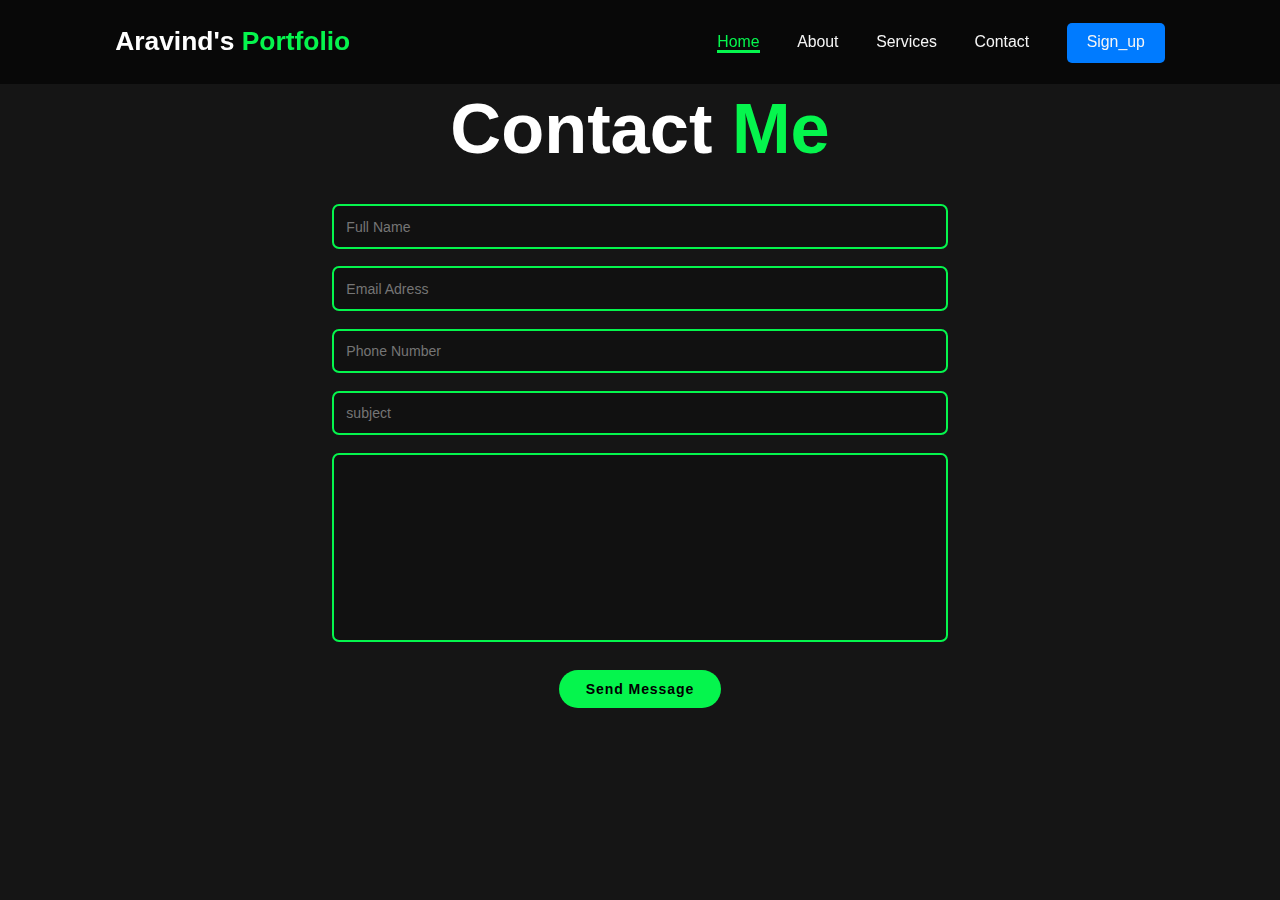
<file: portfolio/index.html>
<!DOCTYPE html>
<html>
<head>
  <meta charset="utf-8">
  <meta name="viewport" content="width=device-width, initial-scale=1">
  <title>Personal Portfolio</title>
  <link rel="stylesheet" type="text/css" href="styles.css">
  <link href="https://unpkg.com/boxicons@2.1.4/css/boxicons.min.css" rel="stylesheet">
</head>
<body>
  <header class="header">
    <a href="#home" class="logo">Aravind's
      <span>Portfolio</span></a>

      <i class="bx bx-menu" id="menu-icon"></i>

      <nav class="navbar">
        <a href="#home" class="active">Home</a>
        <a href="#about">About</a>
        <a href="#services">Services</a>
        <a href="#contact">Contact</a>
        <a href="D:/portfolio/Login Page/Login.html" class="signup">Sign_up</a>
      </nav>
    </header>
    
    <section class="contact" id="contact">
      <h2 class="heading">Contact <span>Me</span></h2>
      
      <form action="#">
        <div class="input-box">
          <input type="text" placeholder="Full Name">
          <input type="email" placeholder="Email Adress">
        </div>
        <div class="input-box">
          <input type="number" placeholder="Phone Number">
          <input type="text" placeholder="subject">
        </div>
        <textarea name="" id="" cols="30" rows="10"></textarea>
        <input type="submit" value="Send Message" class="btn">
      </form>

    </section>
    <script src="script.js"></script>
  </body>
  </html>
</file>
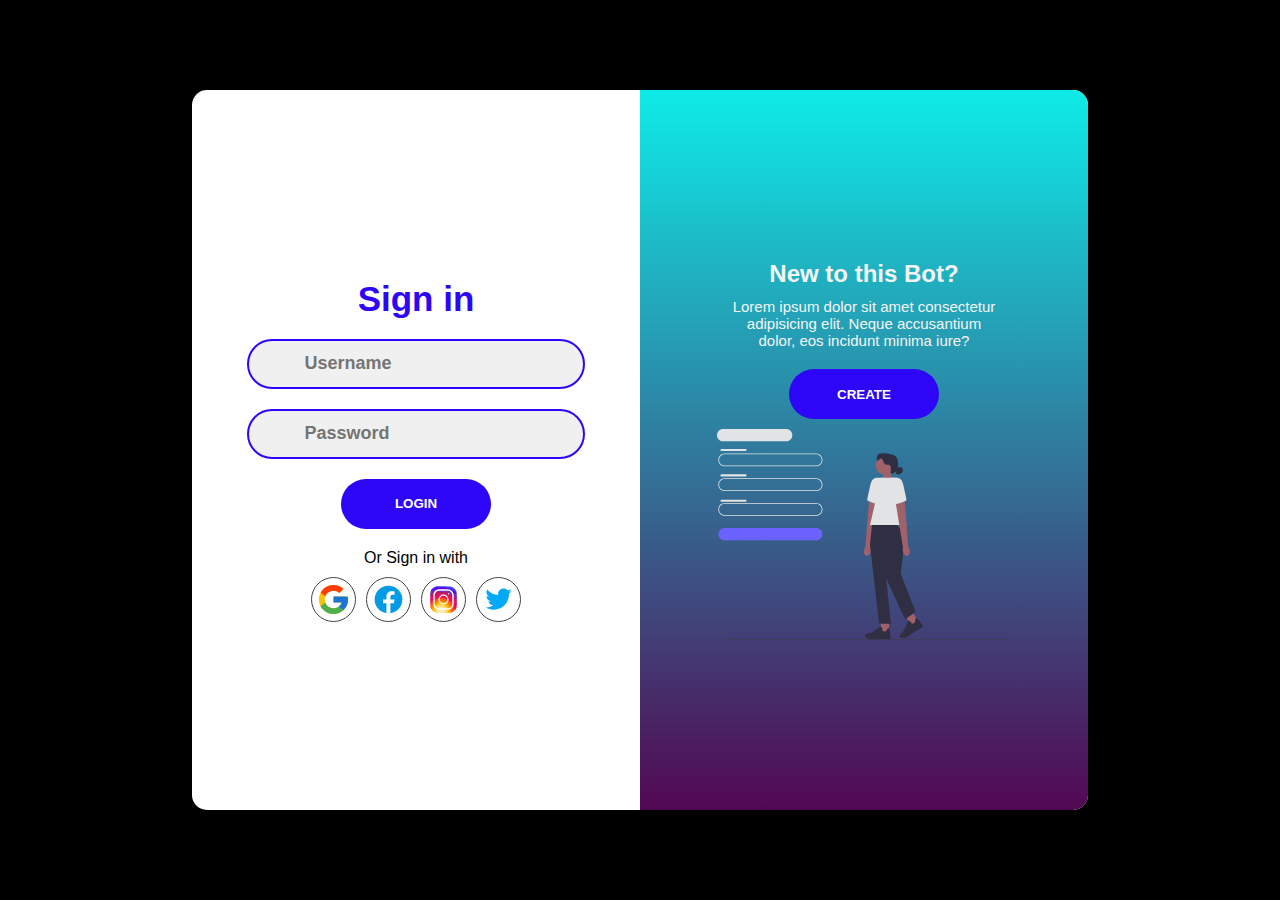
<file: portfolio/Login Page/Login.html>
<!DOCTYPE html>
<html lang="en">
<head>
    <meta charset="UTF-8">
    <meta http-equiv="X-UA-Compatible" content="IE=edge">
    <meta name="viewport" content="width=device-width, initial-scale=1.0">
    <link rel="stylesheet" href="https://pro.fontawesome.com/releases/v5.10.0/css/all.css" integrity="sha384-AYmEC3Yw5cVb3ZcuHtOA93w35dYTsvhLPVnYs9eStHfGJvOvKxVfELGroGkvsg+p" crossorigin="anonymous" />
    <link rel="stylesheet" href="login.css">
    <title>Login Page</title>
</head>
<body>
    <div class="container">
        <div class="signin-signup">
            <form action="" class="sign-in-form">
                <h2 class="title">Sign in</h2>
                <div class="input-field">
                    <i class="fas fa-user"></i>
                    <input type="text" placeholder="Username">
                </div>
                <div class="input-field">
                    <i class="fas fa-lock"></i>
                    <input type="password" placeholder="Password">
                </div>
                <input type="submit" value="Login" class="btn">
                <p class="social-text">Or Sign in with</p>
                <div class="social-media">
                    <a href="#" class="social-icon">
                        <img src="Google.svg">
                    </a>
                    <a href="" class="social-icon">
                        <img src="Facebook.svg">
                    </a>
                    <a href="" class="social-icon">
                        <img src="Instagram.svg">
                    </a>
                    <a href="" class="social-icon">
                        <img src="Twitter.svg">
                    </a>
                </div>
                <p class="account-text">Don't have an account? <a href="#" id="sign-up-btn2">Sign up</a></p>
            </form>
            <form action="" class="sign-up-form">
                <h2 class="title">Create An Account</h2>
                <div class="input-field">
                    <i class="fas fa-user"></i>
                    <input type="text" placeholder="Username">
                </div>
                <div class="input-field">
                    <i class="fas fa-envelope"></i>
                    <input type="text" placeholder="Email">
                </div>
                <div class="input-field">
                    <i class="fas fa-lock"></i>
                    <input type="password" placeholder="Password">
                </div>
                <input type="submit" value="Sign up" class="btn">
                <p class="social-text">Or Sign in with</p>
                <div class="social-media">
                    <a href="#" class="social-icon">
                        <img src="Google.svg">
                    </a>
                    <a href="" class="social-icon">
                        <img src="Facebook.svg">
                    </a>
                    <a href="" class="social-icon">
                        <img src="Instagram.svg">
                    </a>
                    <a href="" class="social-icon">
                        <img src="Twitter.svg">
                    </a>
                </div>
                <p class="account-text">Already have an account? <a href="#" id="sign-in-btn2">Sign in</a></p>
            </form>
        </div>
        <div class="panels-container">
            <div class="panel left-panel">
                <div class="content">
                    <h3>Already a Member to this Bot?</h3>
                    <p>Lorem ipsum dolor sit amet consectetur adipisicing elit. Neque accusantium dolor, eos incidunt minima iure?</p>
                    <button class="btn" id="sign-in-btn">Sign in</button>
                </div>
                <img src="signin.svg" alt="" class="image">
            </div>
            <div class="panel right-panel">
                <div class="content">
                    <h3>New to this Bot?</h3>
                    <p>Lorem ipsum dolor sit amet consectetur adipisicing elit. Neque accusantium dolor, eos incidunt minima iure?</p>
                    <button class="btn" id="sign-up-btn">Create</button>
                </div>
                <img src="signup.svg" alt="" class="image">
            </div>
        </div>
    </div>
    <script src="script.js"></script>
</body>
</html>
</file>
<file: portfolio/styles.css>
*{
  margin: 0;
  padding: 0;
  box-sizing: border-box;
  text-decoration: none;
  outline: none;
  scroll-behavior: smooth;
  font-family: "Poppins",sans-serif;
  border: none;
}
:root{
  --bg-color:#111111;
  --second-bg-color:#151515;
  --text-color:white;
  --main-color:#05f54d;
}
html{
  font-size: 62.5%;
  overflow-x: hidden;
}
body{
  background: var(--bg-color);
  color: var(--text-color);
}
.header{
  position: fixed;
  top: 0;
  left: 0;
  width: 100%;
  padding: 3em 9%;
  background: rgba(0,0,0,0.6);
  backdrop-filter: blur(10px);
  display: flex;
  justify-content: space-between;
  align-items: center;
  z-index: 100;
}
.logo{
  font-size: 3em;
  color: var(--text-color);
  font-weight: 800;
  cursor: pointer;
  transition: 0.3s ease-in-out;
}
.logo:hover{
  transform: scale(1.1);
}
.navbar a{
  font-size: 1.8rem;
  color: whitesmoke;
  margin-left: 4rem;
  font-weight: 500;
  transition: 0.3s ease-in-out;
  border-bottom: 3px solid transparent;
}
.navbar a:hover,
.navbar a.active{
  color: var(--main-color);
  border-bottom: 3px solid var(--main-color);
}
.signup {
  color: #fff; 
  background-color: #007bff; 
  padding: 10px 20px; 
  border-radius: 5px; 
  text-decoration: none; 
}

.signup:hover {
  background-color: #0056b3; 
  text-decoration: none;
}
#menu-icon{
  font-size: 3.6rem;
  color: var(--main-color);
  display: none;
}
section{
  min-height: 100vh;
  padding: 10rem 9% 10rem;
}
.logo span{
  color:var(--main-color);
}
span{
  color: var(--main-color);
}
.btn{
  display: inline-block;
  padding: 1rem 2.8rem;
  background: var(--main-color);
  border-radius: 4rem;
  font-size: 1.6rem;
  color: black;
  border: 2px solid transparent;
  letter-spacing: 0.1rem;
  font-weight: 600;
  transition: 0.3s ease-in-out;
  cursor: pointer;
}
.btn:hover{
  transform: scale(1.08);
  box-shadow: 0 0 25px var(--main-color);
}
.heading{
  text-align: center;
  font-size: 8rem;
}
::-webkit-scrollbar{
  width: 10px;
}
::-webkit-scrollbar-thumb{
  background-color: var(--main-color);
}
::-webkit-scrollbar-track{
  background-color: var(--bg-color);
  width: 10px;
}
.contact{
  background-color: var(--second-bg-color);
}
.contact h2{
  margin-bottom: 3rem;
  color: white;
}
.contact form{
  max-width: 70rem;
  margin: 1rem auto;
  text-align: center;
  margin-bottom: 3rem;
}
.contact form .input-box{
  display: flex;
  justify-content: center;
  flex-wrap: wrap;
}
.contact form .input-box input,
.contact form textarea{
  width: 100%;
  padding: 1.4rem;
  font-size: 1.6rem;
  color: var(--text-color);
  background: var(--bg-color);
  border-radius: 0.8rem;
  border: 2px solid var(--main-color);
  margin: 1rem 0;
  resize: none;
}
.contact form .btn{
  margin-top: 2rem;
}
@media(max-width:1285px){
  html{
    font-size: 55%;
  }
}
@media(max-width:991px){
  header{
    padding: 2rem 3%;
  }
  section{
    padding: 10rem 3% 2rem;
  }
}
@media(max-width:915px){
  #menu-icon{
    display: block;
  }
  .navbar{
    position: absolute;
    top: 100%;
    right: 0;
    width: calc(100%-10rem);
    padding: 1rem 3%;
    background: rgba(0,0,0,0.9);
    backdrop-filter: blur(20px);
    border-bottom-left-radius: 2rem;
    border-left: 2px solid var(--main-color);
    border-bottom: 2px solid var(--main-color);
    display: none;
  }
  .navbar.active{
    display: block;
  }
  .navbar .signup {
    margin-right : 0; 
  }
  .navbar a{
    display: block;
    font-size: 2rem;
    margin: 3rem 0;
    color: whitesmoke;
  }
  .home{
    flex-direction: column;
    margin: 5rem 4rem;
  }
  .home-content h3{
    font-size: 2.6rem;
  }
  .home-content h1{
    font-size: 8rem;
    margin-top: 3rem;
  }
  .home-content p{
    max-width: 600px;
    margin: 0 auto;
  }
  .home-img img{
    width: 56vw;
    margin-top: -2rem;
  }
}
@media(max-width:365px)
{
  .header{
    background: none;
    backdrop-filter: none;
  }
}
</file>
<file: portfolio/Login Page/login.css>
* {
    margin: 0;
    padding: 0;
    box-sizing: border-box;
    font-family: 'Poppins', sans-serif;
}
body {
    display: flex;
    align-items: center;
    justify-content: center;
    min-height: 100vh;
    background: black;
}
.container {
    position: relative;
    width: 70vw;
    height: 80vh;
    background: #fff;
    border-radius: 15px;
    box-shadow: 0 4px 20px 0 rgba(0, 0, 0, 0.3), 0 6px 20px 0 rgba(0, 0, 0, 0.3);
    overflow: hidden;
}
.container::before {
    content: "";
    position: absolute;
    top: 0;
    left:-50%;
    width: 100%;
    height: 100%;
    background: linear-gradient(-180deg,#0eebe7, #520852);
    z-index: 6;
    transform: translate(100%);
    transition: 1s ease-in-out;
}
.signin-signup {
    position: absolute;
    top: 0;
    left: 0;
    width: 100%;
    height: 100%;
    display: flex;
    align-items: center;
    justify-content: space-around;
    z-index: 5;
}
form {
    display: flex;
    align-items: center;
    justify-content: center;
    flex-direction: column;
    width: 40%;
    min-width: 238px;
    padding: 0 10px;
}
form.sign-in-form {
    opacity: 1;
    transition: 0.5s ease-in-out;
    transition-delay: 1s;
}
form.sign-up-form {
    opacity: 0;
    transition: 0.5s ease-in-out;
    transition-delay: 1s;
}
.title {
    font-size: 35px;
    color: #2d05f7;
    margin-bottom: 10px;
}
.input-field {
    width: 100%;
    height: 50px;
    background: #f0f0f0;
    margin: 10px 0;
    border: 2px solid #2d05f7;
    border-radius: 50px;
    display: flex;
    align-items: center;
}
.input-field i {
    flex: 1;
    text-align: center;
    color: #666;
    font-size: 18px;
}
.input-field input {
    flex: 5;
    background: none;
    border: none;
    outline: none;
    width: 100%;
    font-size: 18px;
    font-weight: 600;
    color: #444;
}
.btn {
    width: 150px;
    height: 50px;
    border: none;
    border-radius: 50px;
    background: #2d05f7;
    color: #fff;
    font-weight: 600;
    margin: 10px 0;
    text-transform: uppercase;
    cursor: pointer;
}
.btn:hover {
    background: #2910a3;
}
.social-text {
    margin: 10px 0;
    font-size: 16px;
}
.social-media {
    display: flex;
    justify-content: center;
}
.social-icon {
    height: 45px;
    width: 45px;
    display: flex;
    align-items: center;
    justify-content: center;
    color: #444;
    border: 1px solid #444;
    border-radius: 50px;
    margin: 0 5px;
}
a {
    text-decoration: none;
}
.social-icon:hover {
    border-color: #1c0494;
    transform: scale(1.2);
}
.panels-container {
    position: absolute;
    top: 0;
    left: 0;
    width: 100%;
    height: 100%;
    display: flex;
    align-items: center;
    justify-content: space-around;
}
.panel {
    display: flex;
    flex-direction: column;
    align-items: center;
    justify-content: space-around;
    width: 35%;
    min-width: 238px;
    padding: 0 10px;
    text-align: center;
    z-index: 6;
} 
.left-panel{
    pointer-events: none;
}
.content{
    color: whitesmoke;
    transition: 1.1s ease-in-out;
    transition-delay: 0.5s;
}
.panel h3{
    font-size: 24px;
    font-weight: 600;
}
.panel p{
    font-size: 15px;
    padding: 10px;
}
.image{
    width: 100%;
    transition: 1.1s ease-in-out;
    transition-delay:0.4s;
}
.account-text{
    display: none;
}
.left-panel .image,
.left-panel .content{
    transform: translateX(-200%);
}
.right-panel .image,
.right-panel .content{
    transform: translateX(0%);
}
.container.sign-up-mode::before{
    transform: translateX(0);
}
.container.sign-up-mode .right-panel .image,
.container.sign-up-mode .right-panel .content{
    transform: translateX(200%);
}
.container.sign-up-mode .left-panel .image,
.container.sign-up-mode .left-panel .content{
    transform: translateX(0);
}
.container.sign-up-mode form.sign-in-form{
    opacity: 0;
}
.container.sign-up-mode form.sign-up-form{
    opacity: 1;
}
.container.sign-up-mode .right-panel{
    pointer-events: none;
}
.container.sign-up-mode .left-panel{
    pointer-events: all;
}
@media(max-width:775px){
    .container{
        width: 100vw;
        height: 100vh;
    }
}
@media(max-width:635px){
    .container::before{
        display: none;
    }
    form{
        width: 80%;
    }
    form.sign-up-form{
        display: none;
    }
    .container.sign-up-mode2 form.sign-up-form{
        display: flex;
        opacity: 1;
    }
    .container.sign-up-mode2 form.sign-in-form{
        display: none;
    }
    .panels-container{
        display: none;
    }
    .account-text{
        display: initial;
        margin-top: 30px;
    }
}
@media(max-width:320px)
{
    form{
        width: 90%;
    }
}
</file>
